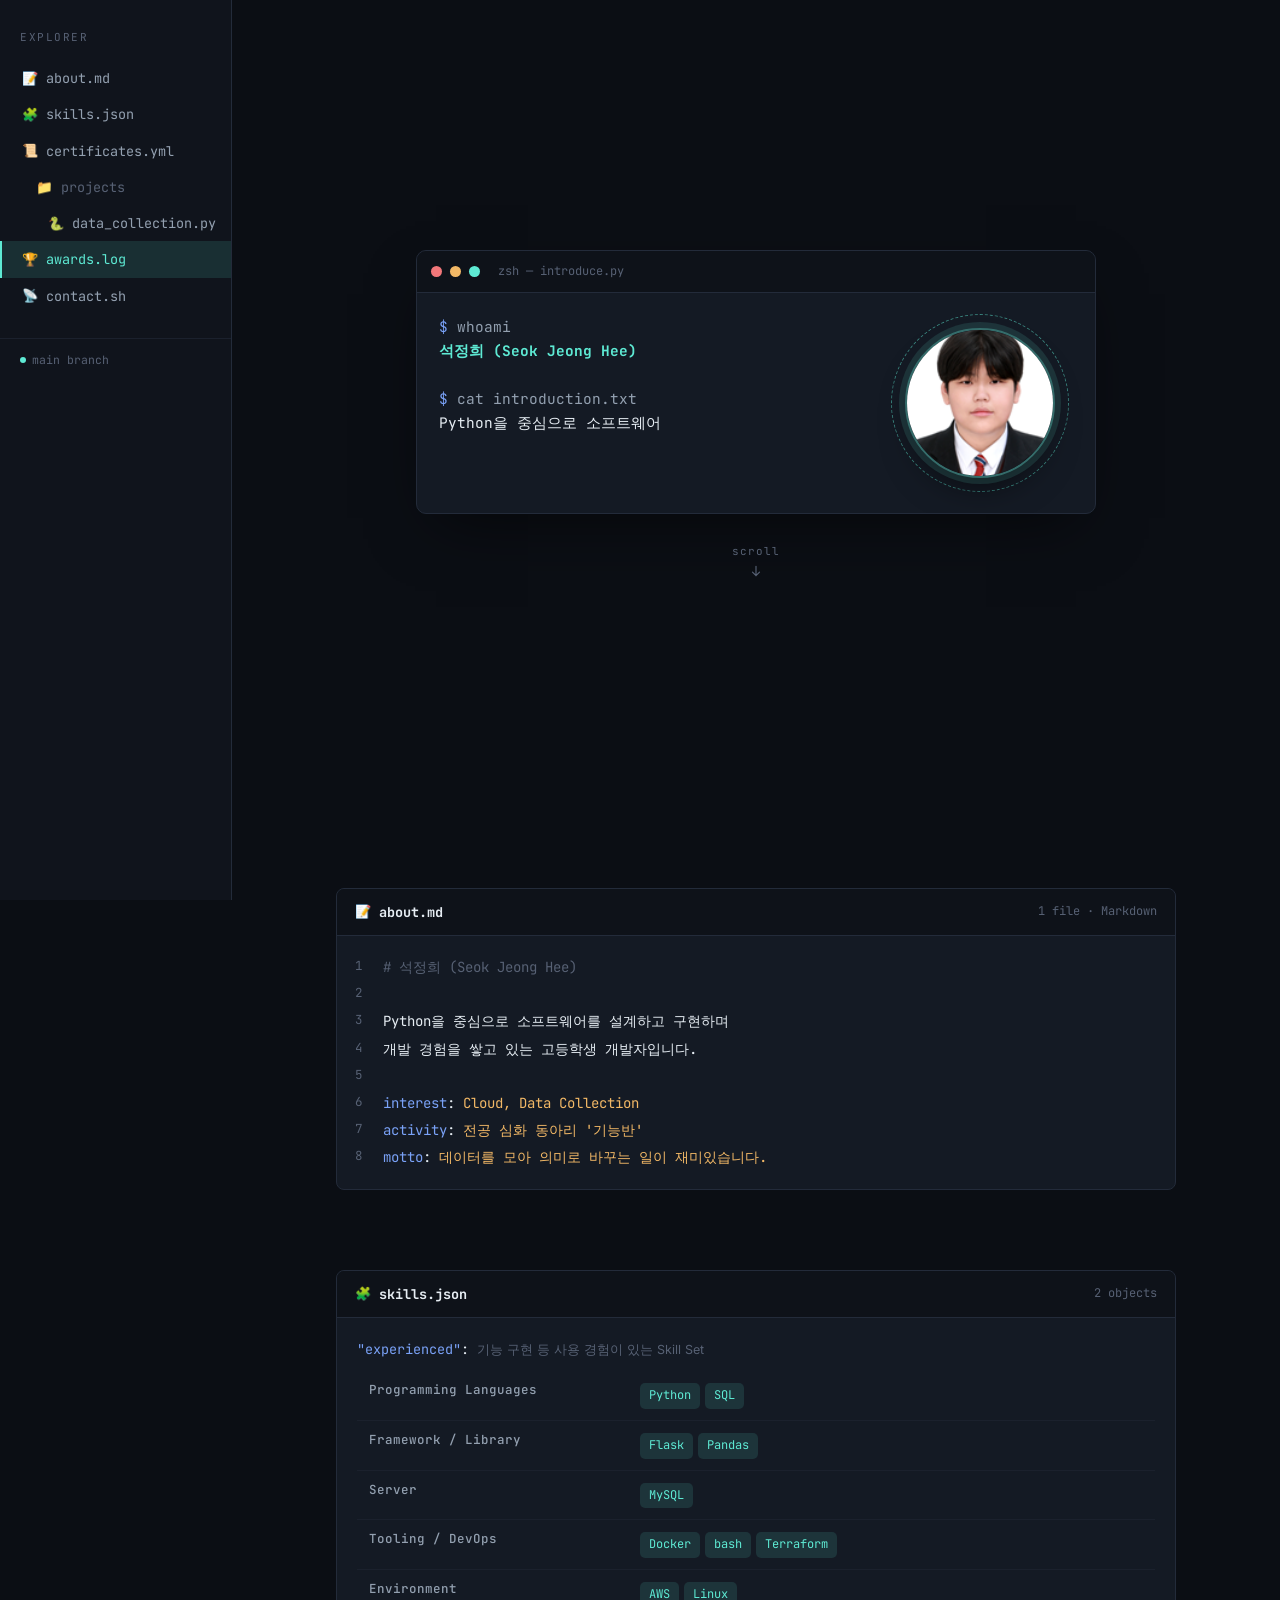
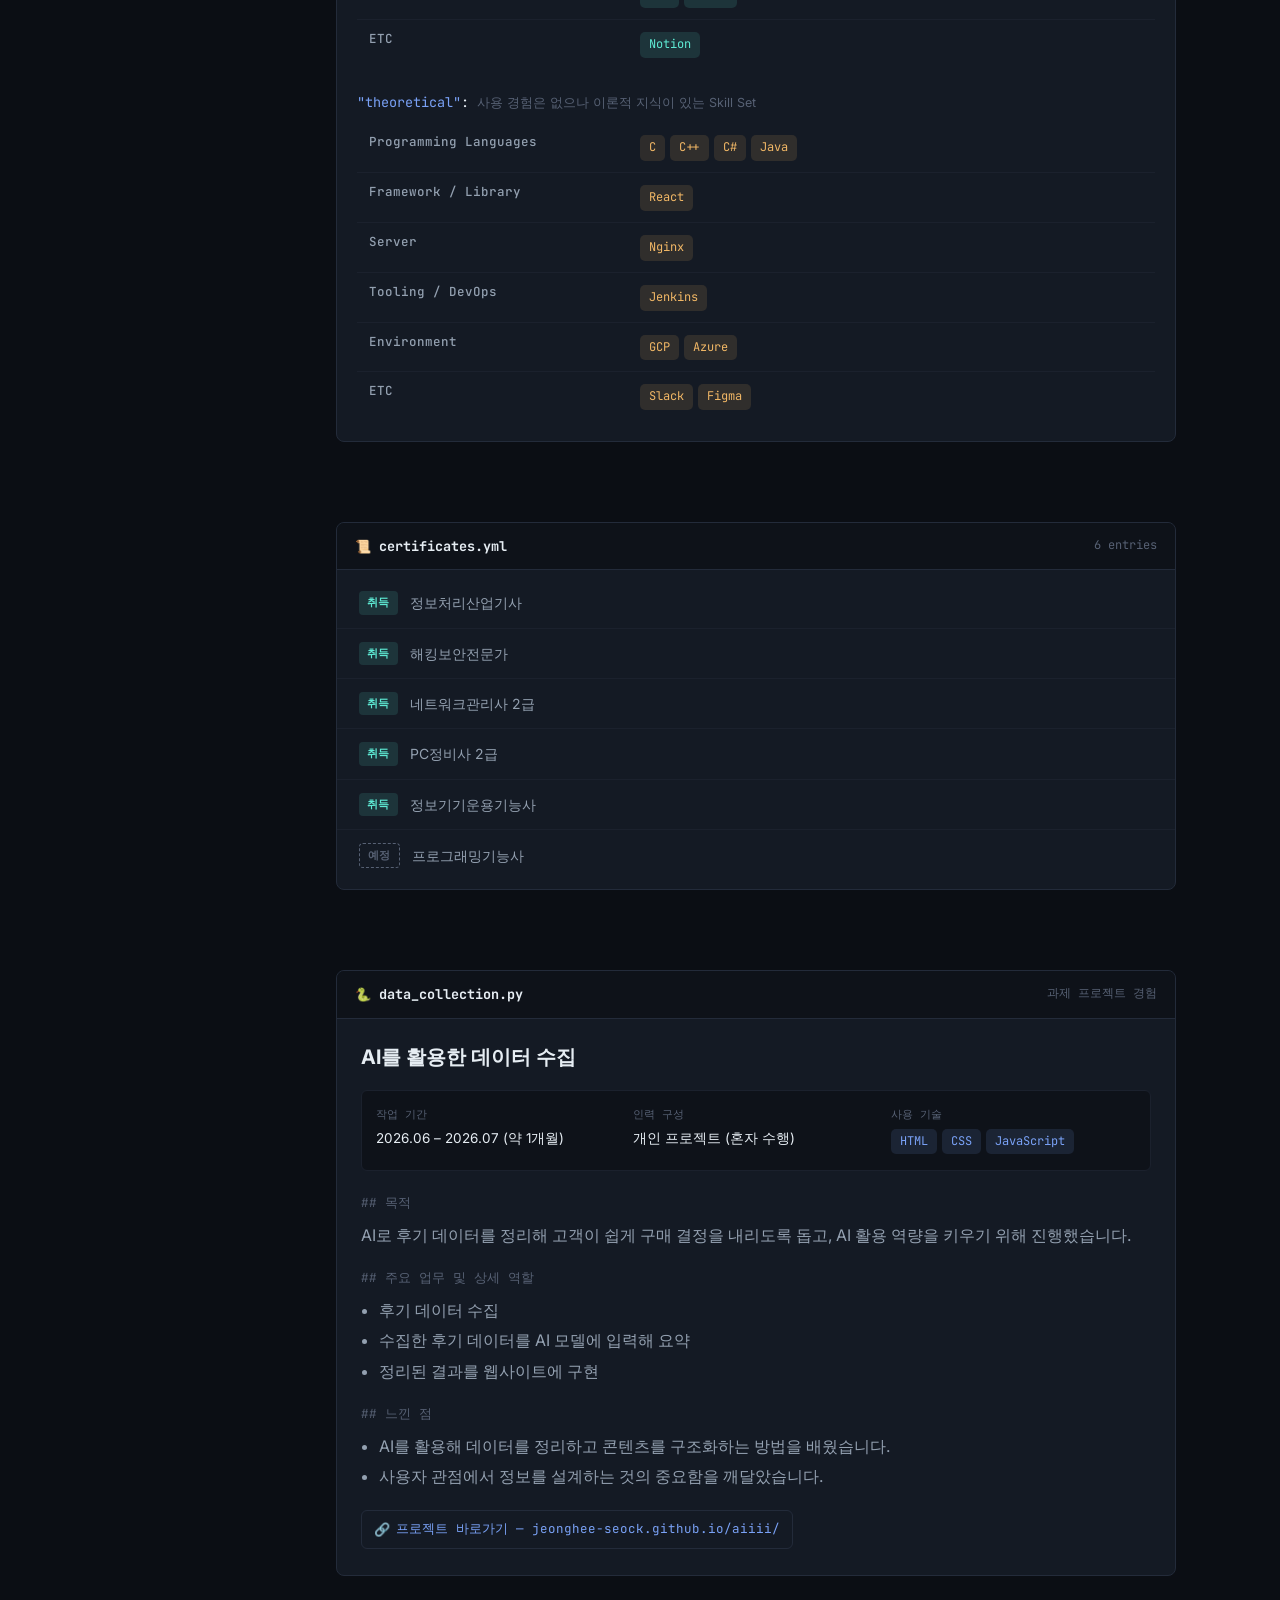
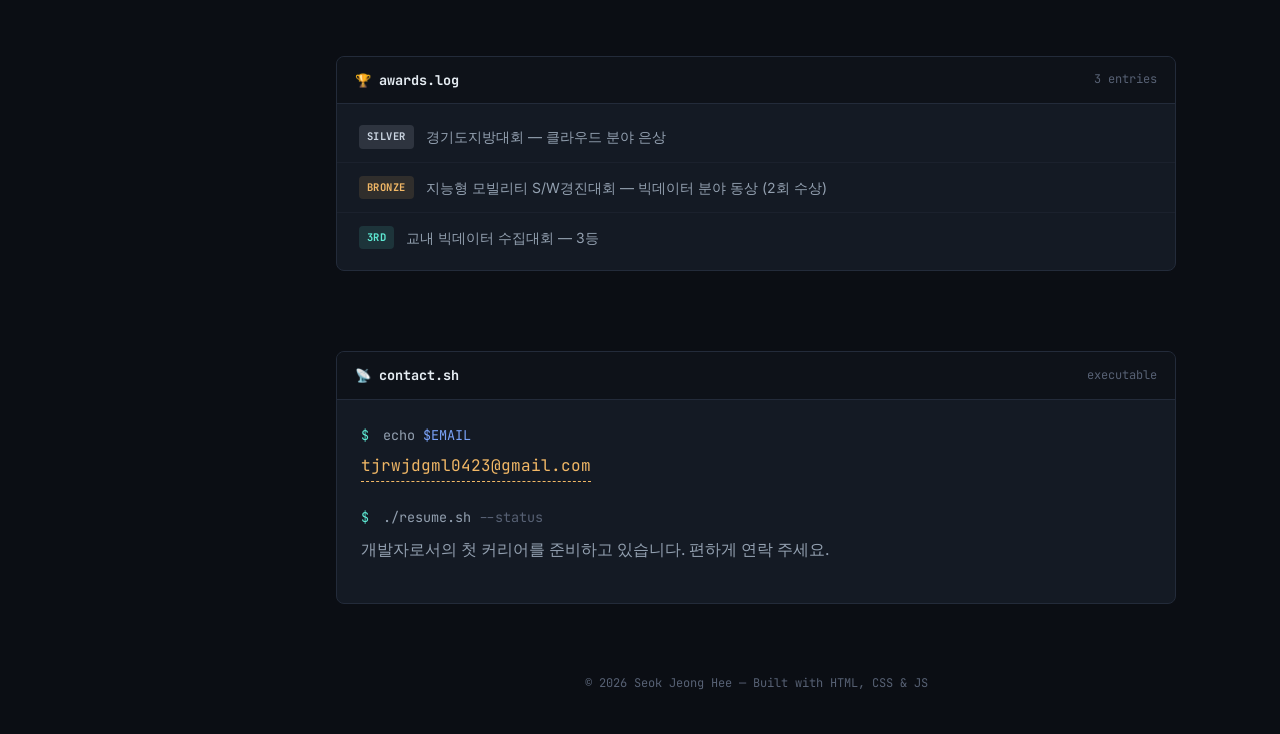
<file: index.html>
<!DOCTYPE html>
<html lang="ko">
<head>
<meta charset="UTF-8">
<meta name="viewport" content="width=device-width, initial-scale=1.0">
<title>석정희 | Portfolio</title>
<meta name="description" content="석정희(Seok Jeong Hee) 개발자 포트폴리오">
<link rel="preconnect" href="https://fonts.googleapis.com">
<link rel="preconnect" href="https://fonts.gstatic.com" crossorigin>
<link href="https://fonts.googleapis.com/css2?family=JetBrains+Mono:wght@400;500;700;800&family=Inter:wght@400;500;600;700&display=swap" rel="stylesheet">
<link rel="stylesheet" href="style.css">
<style>
/* 프로필 사진 (터미널 오른쪽 빈 공간, 원형) */
.terminal-main{display:flex;align-items:center}
.terminal-main .terminal-body{flex:1;min-width:0}
.hero-photo{margin:0 40px 0 8px;flex-shrink:0}
.hero-photo img{display:block;width:150px;height:150px;border-radius:50%;object-fit:cover;object-position:50% 22%;border:2px solid rgba(94,234,212,.4);box-shadow:0 0 0 6px var(--accent-teal-dim),0 18px 36px -14px rgba(0,0,0,.7);filter:saturate(.92)}
.hero-photo{position:relative}
.hero-photo{animation:photo-in .9s cubic-bezier(.2,.8,.2,1) .9s both}
@keyframes photo-in{from{opacity:0;transform:scale(.82);filter:blur(8px)}to{opacity:1;transform:none;filter:none}}
.hero-photo::before{content:"";position:absolute;inset:-14px;border-radius:50%;border:1.5px dashed rgba(94,234,212,.5);animation:ring-spin 24s linear infinite}
@keyframes ring-spin{to{transform:rotate(360deg)}}
@media(prefers-reduced-motion:reduce){.hero-photo,.hero-photo::before{animation:none}}
@media(max-width:880px){.terminal-main{flex-direction:column}.hero-photo{order:-1;margin:24px 0 0}.hero-photo img{width:112px;height:112px}.terminal-main .terminal-body{width:100%}}
</style>
</head>
<body>

<div class="app">

  <nav class="explorer" aria-label="섹션 이동">
    <div class="explorer-title">EXPLORER</div>
    <ul class="file-tree">
      <li><a href="#about" data-target="about"><span class="file-icon">📝</span>about.md</a></li>
      <li><a href="#skills" data-target="skills"><span class="file-icon">🧩</span>skills.json</a></li>
      <li><a href="#certs" data-target="certs"><span class="file-icon">📜</span>certificates.yml</a></li>
      <li class="indent"><span class="folder-sub">📁 projects</span></li>
      <li class="indent-2"><a href="#projects" data-target="projects"><span class="file-icon">🐍</span>data_collection.py</a></li>
      <li><a href="#awards" data-target="awards"><span class="file-icon">🏆</span>awards.log</a></li>
      <li><a href="#contact" data-target="contact"><span class="file-icon">📡</span>contact.sh</a></li>
    </ul>
    <div class="explorer-footer">
      <span class="dot" aria-hidden="true"></span> main branch
    </div>
  </nav>

  <div class="main">

    <div class="tabbar" aria-label="섹션 탭">
      <a class="tab" href="#about" data-target="about">about.md</a>
      <a class="tab" href="#skills" data-target="skills">skills.json</a>
      <a class="tab" href="#certs" data-target="certs">certificates.yml</a>
      <a class="tab" href="#projects" data-target="projects">data_collection.py</a>
      <a class="tab" href="#awards" data-target="awards">awards.log</a>
      <a class="tab" href="#contact" data-target="contact">contact.sh</a>
    </div>

    <header class="hero">
      <div class="terminal" role="img" aria-label="터미널 소개 애니메이션">
        <div class="terminal-bar">
          <span class="dot red"></span><span class="dot yellow"></span><span class="dot green"></span>
          <span class="terminal-path">zsh — introduce.py</span>
        </div>
        <div class="terminal-main">
        <pre class="terminal-body" id="terminalBody"><div><span class="prompt">$</span> whoami</div><div><span class="prompt-out highlight-name">석정희 (Seok Jeong Hee)</span></div><br><div><span class="prompt">$</span> cat introduction.txt</div><div><span class="prompt-out">Python을 중심으로 소프트웨어를 설계하고 구현하며</span></div><div><span class="prompt-out">개발 경험을 쌓고 있는 고등학생 개발자입니다.</span></div><br><div><span class="prompt">$</span> ls interests/</div><div><span class="prompt-out highlight-role">cloud/   data-collection/</span></div><span class="cursor"></span></pre>
        <figure class="hero-photo"><img src="[data-uri]" alt="석정희 증명사진" width="150" height="150"></figure>
        </div>
      </div>
      <a class="scroll-cue" href="#about" aria-label="아래로 스크롤">
        <span>scroll</span>
        <svg width="14" height="14" viewBox="0 0 24 24" fill="none" aria-hidden="true"><path d="M12 4v16m0 0l-6-6m6 6l6-6" stroke="currentColor" stroke-width="2" stroke-linecap="round" stroke-linejoin="round"/></svg>
      </a>
    </header>

    <!-- ===== ABOUT ===== -->
    <section id="about" class="section">
      <div class="code-card">
        <div class="code-card-head">
          <span class="file-icon">📝</span> about.md
          <span class="head-meta">1 file · Markdown</span>
        </div>
        <div class="code-body">
            <div class="line"><span class="ln">1</span><span class="code"><span class="tok-comment"># 석정희 (Seok Jeong Hee)</span></span></div>
            <div class="line"><span class="ln">2</span><span class="code">&nbsp;</span></div>
            <div class="line"><span class="ln">3</span><span class="code">Python을 중심으로 소프트웨어를 설계하고 구현하며</span></div>
            <div class="line"><span class="ln">4</span><span class="code">개발 경험을 쌓고 있는 고등학생 개발자입니다.</span></div>
            <div class="line"><span class="ln">5</span><span class="code">&nbsp;</span></div>
            <div class="line"><span class="ln">6</span><span class="code"><span class="tok-key">interest</span>: <span class="tok-str">Cloud, Data Collection</span></span></div>
            <div class="line"><span class="ln">7</span><span class="code"><span class="tok-key">activity</span>: <span class="tok-str">전공 심화 동아리 '기능반'</span></span></div>
            <div class="line"><span class="ln">8</span><span class="code"><span class="tok-key">motto</span>: <span class="tok-str">데이터를 모아 의미로 바꾸는 일이 재미있습니다.</span></span></div>
          </div>
      </div>
    </section>

    <!-- ===== SKILLS ===== -->
    <section id="skills" class="section">
      <div class="code-card">
        <div class="code-card-head">
          <span class="file-icon">🧩</span> skills.json
          <span class="head-meta">2 objects</span>
        </div>
        <div class="skills-grid">

          <div class="skill-block">
            <div class="skill-block-title"><span class="tok-key">"experienced"</span>: <span class="skill-sub">기능 구현 등 사용 경험이 있는 Skill Set</span></div>
            <table class="skill-table">
              <tbody>
                <tr><th>Programming Languages</th><td><span class="pill pill-teal">Python</span><span class="pill pill-teal">SQL</span></td></tr>
                <tr><th>Framework / Library</th><td><span class="pill pill-teal">Flask</span><span class="pill pill-teal">Pandas</span></td></tr>
                <tr><th>Server</th><td><span class="pill pill-teal">MySQL</span></td></tr>
                <tr><th>Tooling / DevOps</th><td><span class="pill pill-teal">Docker</span><span class="pill pill-teal">bash</span><span class="pill pill-teal">Terraform</span></td></tr>
                <tr><th>Environment</th><td><span class="pill pill-teal">AWS</span><span class="pill pill-teal">Linux</span></td></tr>
                <tr><th>ETC</th><td><span class="pill pill-teal">Notion</span></td></tr>
              </tbody>
            </table>
          </div>

          <div class="skill-block">
            <div class="skill-block-title"><span class="tok-key">"theoretical"</span>: <span class="skill-sub">사용 경험은 없으나 이론적 지식이 있는 Skill Set</span></div>
            <table class="skill-table">
              <tbody>
                <tr><th>Programming Languages</th><td><span class="pill pill-amber">C</span><span class="pill pill-amber">C++</span><span class="pill pill-amber">C#</span><span class="pill pill-amber">Java</span></td></tr>
                <tr><th>Framework / Library</th><td><span class="pill pill-amber">React</span></td></tr>
                <tr><th>Server</th><td><span class="pill pill-amber">Nginx</span></td></tr>
                <tr><th>Tooling / DevOps</th><td><span class="pill pill-amber">Jenkins</span></td></tr>
                <tr><th>Environment</th><td><span class="pill pill-amber">GCP</span><span class="pill pill-amber">Azure</span></td></tr>
                <tr><th>ETC</th><td><span class="pill pill-amber">Slack</span><span class="pill pill-amber">Figma</span></td></tr>
              </tbody>
            </table>
          </div>

        </div>
      </div>
    </section>

    <!-- ===== CERTIFICATES ===== -->
    <section id="certs" class="section">
      <div class="code-card">
        <div class="code-card-head">
          <span class="file-icon">📜</span> certificates.yml
          <span class="head-meta">6 entries</span>
        </div>
        <ul class="log-list">
          <li><span class="log-badge cert">취득</span><span class="log-text">정보처리산업기사</span></li>
          <li><span class="log-badge cert">취득</span><span class="log-text">해킹보안전문가</span></li>
          <li><span class="log-badge cert">취득</span><span class="log-text">네트워크관리사 2급</span></li>
          <li><span class="log-badge cert">취득</span><span class="log-text">PC정비사 2급</span></li>
          <li><span class="log-badge cert">취득</span><span class="log-text">정보기기운용기능사</span></li>
          <li><span class="log-badge pending">예정</span><span class="log-text">프로그래밍기능사</span></li>
        </ul>
      </div>
    </section>

    <!-- ===== PROJECTS ===== -->
    <section id="projects" class="section">
      <div class="code-card">
        <div class="code-card-head">
          <span class="file-icon">🐍</span> data_collection.py
          <span class="head-meta">과제 프로젝트 경험</span>
        </div>
        <div class="project-body">
          <h3 class="project-title">AI를 활용한 데이터 수집</h3>

          <dl class="meta-list">
            <div><dt>작업 기간</dt><dd>2026.06 – 2026.07 (약 1개월)</dd></div>
            <div><dt>인력 구성</dt><dd>개인 프로젝트 (혼자 수행)</dd></div>
            <div><dt>사용 기술</dt><dd><span class="pill pill-blue">HTML</span><span class="pill pill-blue">CSS</span><span class="pill pill-blue">JavaScript</span></dd></div>
          </dl>

          <div class="project-part">
            <span class="tok-comment">## 목적</span>
            <p>AI로 후기 데이터를 정리해 고객이 쉽게 구매 결정을 내리도록 돕고, AI 활용 역량을 키우기 위해 진행했습니다.</p>
          </div>

          <div class="project-part">
            <span class="tok-comment">## 주요 업무 및 상세 역할</span>
            <ul>
              <li>후기 데이터 수집</li>
              <li>수집한 후기 데이터를 AI 모델에 입력해 요약</li>
              <li>정리된 결과를 웹사이트에 구현</li>
            </ul>
          </div>

          <div class="project-part">
            <span class="tok-comment">## 느낀 점</span>
            <ul>
              <li>AI를 활용해 데이터를 정리하고 콘텐츠를 구조화하는 방법을 배웠습니다.</li>
              <li>사용자 관점에서 정보를 설계하는 것의 중요함을 깨달았습니다.</li>
            </ul>
          </div>

          <a class="ref-link" href="https://jeonghee-seock.github.io/aiiii/" target="_blank" rel="noopener noreferrer">
            <span class="file-icon">🔗</span> 프로젝트 바로가기 — jeonghee-seock.github.io/aiiii/
          </a>
        </div>
      </div>
    </section>

    <!-- ===== AWARDS ===== -->
    <section id="awards" class="section">
      <div class="code-card">
        <div class="code-card-head">
          <span class="file-icon">🏆</span> awards.log
          <span class="head-meta">3 entries</span>
        </div>
        <ul class="log-list">
          <li><span class="log-badge silver">SILVER</span><span class="log-text">경기도지방대회 — 클라우드 분야 은상</span></li>
          <li><span class="log-badge bronze">BRONZE</span><span class="log-text">지능형 모빌리티 S/W경진대회 — 빅데이터 분야 동상 (2회 수상)</span></li>
          <li><span class="log-badge rank">3RD</span><span class="log-text">교내 빅데이터 수집대회 — 3등</span></li>
        </ul>
      </div>
    </section>

    <!-- ===== CONTACT ===== -->
    <section id="contact" class="section">
      <div class="code-card">
        <div class="code-card-head">
          <span class="file-icon">📡</span> contact.sh
          <span class="head-meta">executable</span>
        </div>
        <div class="contact-body">
          <div class="shell-line"><span class="prompt">$</span> echo <span class="tok-key">$EMAIL</span></div>
          <a class="contact-value" href="mailto:tjrwjdgml0423@gmail.com">tjrwjdgml0423@gmail.com</a>

          <div class="shell-line" style="margin-top:1.5rem"><span class="prompt">$</span> ./resume.sh <span class="comment-inline">--status</span></div>
          <p class="contact-note">개발자로서의 첫 커리어를 준비하고 있습니다. 편하게 연락 주세요.</p>
        </div>
      </div>
    </section>

    <footer class="footer">
      <span>© 2026 Seok Jeong Hee — Built with HTML, CSS &amp; JS</span>
    </footer>

  </div>
</div>

<script src="script.js"></script>
</body>
</html>
</file>
<file: style.css>
/* =========================================================
   TOKENS
========================================================= */
:root {
  --bg: #0b0e14;
  --bg-elevated: #10141c;
  --bg-card: #141a24;
  --bg-inset: #0e1219;
  --border: #232b3a;
  --border-soft: #1b212d;

  --text-primary: #e6edf3;
  --text-secondary: #93a0b0;
  --text-dim: #576174;

  --accent-teal: #5eead4;
  --accent-teal-dim: rgba(94, 234, 212, 0.12);
  --accent-amber: #f2b866;
  --accent-amber-dim: rgba(242, 184, 102, 0.12);
  --accent-blue: #7aa2f7;
  --accent-blue-dim: rgba(122, 162, 247, 0.12);
  --accent-rose: #f28fad;

  --font-mono: 'JetBrains Mono', 'SFMono-Regular', Consolas, monospace;
  --font-body: 'Inter', -apple-system, BlinkMacSystemFont, 'Apple SD Gothic Neo',
    'Malgun Gothic', sans-serif;

  --radius: 8px;
  --sidebar-w: 232px;
}

* { box-sizing: border-box; }
html { scroll-behavior: smooth; }

@media (prefers-reduced-motion: reduce) {
  html { scroll-behavior: auto; }
  * { animation-duration: 0.01ms !important; animation-iteration-count: 1 !important; transition-duration: 0.01ms !important; }
}

body {
  margin: 0;
  background: var(--bg);
  color: var(--text-primary);
  font-family: var(--font-body);
  line-height: 1.65;
  -webkit-font-smoothing: antialiased;
}

a { color: inherit; text-decoration: none; }
ul { margin: 0; padding: 0; list-style: none; }

:focus-visible {
  outline: 2px solid var(--accent-teal);
  outline-offset: 2px;
  border-radius: 4px;
}

/* =========================================================
   LAYOUT
========================================================= */
.app {
  display: flex;
  min-height: 100vh;
}

.explorer {
  width: var(--sidebar-w);
  flex-shrink: 0;
  background: var(--bg-elevated);
  border-right: 1px solid var(--border);
  padding: 28px 0;
  position: sticky;
  top: 0;
  height: 100vh;
  overflow-y: auto;
}

.explorer-title {
  font-family: var(--font-mono);
  font-size: 11px;
  letter-spacing: 0.14em;
  color: var(--text-dim);
  padding: 0 20px 14px;
}

.file-tree a, .file-tree .folder, .file-tree .folder-sub {
  display: flex;
  align-items: center;
  gap: 8px;
  font-family: var(--font-mono);
  font-size: 13.5px;
  color: var(--text-secondary);
  padding: 7px 20px;
  border-left: 2px solid transparent;
  transition: background 0.15s, color 0.15s, border-color 0.15s;
}

.file-tree .folder { color: var(--text-primary); font-weight: 700; }
.file-tree .folder-sub { padding-left: 34px; color: var(--text-dim); }
.file-tree li.indent-2 a { padding-left: 46px; }

.file-tree a:hover { background: var(--bg-card); color: var(--text-primary); }
.file-tree a.active {
  background: var(--accent-teal-dim);
  color: var(--accent-teal);
  border-left-color: var(--accent-teal);
}

.file-icon { font-size: 13px; }

.explorer-footer {
  margin-top: 24px;
  padding: 12px 20px 0;
  border-top: 1px solid var(--border-soft);
  font-family: var(--font-mono);
  font-size: 11.5px;
  color: var(--text-dim);
  display: flex;
  align-items: center;
  gap: 6px;
}
.dot {
  width: 6px; height: 6px; border-radius: 50%;
  background: var(--accent-teal);
  display: inline-block;
}

.main { flex: 1; min-width: 0; }

/* mobile tab bar (hidden on desktop) */
.tabbar {
  display: none;
  overflow-x: auto;
  gap: 4px;
  padding: 10px 14px;
  background: var(--bg-elevated);
  border-bottom: 1px solid var(--border);
  position: sticky;
  top: 0;
  z-index: 20;
}
.tab {
  flex-shrink: 0;
  font-family: var(--font-mono);
  font-size: 12.5px;
  color: var(--text-secondary);
  padding: 6px 12px;
  border-radius: 6px;
  background: var(--bg-card);
  border: 1px solid var(--border);
  white-space: nowrap;
}
.tab.active { color: var(--accent-teal); border-color: var(--accent-teal); }

/* =========================================================
   HERO / TERMINAL
========================================================= */
.hero {
  min-height: 92vh;
  display: flex;
  flex-direction: column;
  align-items: center;
  justify-content: center;
  padding: 40px 20px;
  gap: 28px;
}

.terminal {
  width: min(680px, 100%);
  background: var(--bg-card);
  border: 1px solid var(--border);
  border-radius: 10px;
  box-shadow: 0 24px 60px -20px rgba(0,0,0,0.6);
  overflow: hidden;
}

.terminal-bar {
  display: flex;
  align-items: center;
  gap: 8px;
  padding: 11px 14px;
  background: var(--bg-inset);
  border-bottom: 1px solid var(--border);
}
.terminal-bar .dot { width: 11px; height: 11px; }
.terminal-bar .dot.red { background: #f2777a; }
.terminal-bar .dot.yellow { background: #f2b866; }
.terminal-bar .dot.green { background: #5eead4; }
.terminal-path {
  margin-left: 10px;
  font-family: var(--font-mono);
  font-size: 12px;
  color: var(--text-dim);
}

.terminal-body {
  margin: 0;
  padding: 22px 22px 26px;
  font-family: var(--font-mono);
  font-size: 14.5px;
  color: var(--text-secondary);
  white-space: pre-wrap;
  word-break: break-word;
  min-height: 220px;
}
.terminal-body .prompt-out { color: var(--text-primary); }
.terminal-body .highlight-name { color: var(--accent-teal); font-weight: 700; }
.terminal-body .highlight-role { color: var(--accent-amber); }
.terminal-body .prompt { color: var(--accent-blue); }

.cursor {
  display: inline-block;
  width: 8px; height: 16px;
  background: var(--accent-teal);
  margin-left: 2px;
  vertical-align: -3px;
  animation: blink 1s steps(1) infinite;
}
@keyframes blink { 50% { opacity: 0; } }

.scroll-cue {
  display: flex;
  flex-direction: column;
  align-items: center;
  gap: 4px;
  font-family: var(--font-mono);
  font-size: 11px;
  letter-spacing: 0.1em;
  color: var(--text-dim);
  animation: floaty 2.2s ease-in-out infinite;
}
@keyframes floaty {
  0%, 100% { transform: translateY(0); }
  50% { transform: translateY(6px); }
}

/* =========================================================
   SECTIONS / CODE CARD
========================================================= */
.section {
  padding: 60px 40px 20px;
  max-width: 920px;
  margin: 0 auto;
  scroll-margin-top: 24px;
}

.code-card {
  background: var(--bg-card);
  border: 1px solid var(--border);
  border-radius: var(--radius);
  overflow: hidden;
}

.code-card-head {
  display: flex;
  align-items: center;
  gap: 8px;
  padding: 12px 18px;
  background: var(--bg-inset);
  border-bottom: 1px solid var(--border);
  font-family: var(--font-mono);
  font-weight: 700;
  font-size: 13.5px;
}
.head-meta {
  margin-left: auto;
  font-weight: 400;
  color: var(--text-dim);
  font-size: 12px;
}

.code-body { padding: 18px 0; }
.line { display: flex; padding: 2px 18px; }
.ln {
  width: 28px;
  flex-shrink: 0;
  color: var(--text-dim);
  font-family: var(--font-mono);
  font-size: 12.5px;
  user-select: none;
}
.code {
  font-family: var(--font-mono);
  font-size: 14px;
  color: var(--text-primary);
}
.tok-comment { color: var(--text-dim); }
.tok-key { color: var(--accent-blue); }
.tok-str { color: var(--accent-amber); }

/* =========================================================
   SKILLS
========================================================= */
.skills-grid {
  display: grid;
  grid-template-columns: 1fr;
  gap: 22px;
  padding: 20px;
}
.skill-block-title {
  font-family: var(--font-mono);
  font-size: 13.5px;
  margin-bottom: 10px;
}
.skill-sub {
  color: var(--text-dim);
  font-family: var(--font-body);
  font-size: 12.5px;
}
.skill-table { width: 100%; border-collapse: collapse; }
.skill-table th, .skill-table td {
  text-align: left;
  padding: 9px 12px;
  border-bottom: 1px solid var(--border-soft);
  vertical-align: top;
}
.skill-table th {
  width: 34%;
  font-family: var(--font-mono);
  font-weight: 500;
  font-size: 12.5px;
  color: var(--text-secondary);
}
.skill-table tr:last-child th, .skill-table tr:last-child td { border-bottom: none; }

.pill {
  display: inline-block;
  font-family: var(--font-mono);
  font-size: 12px;
  padding: 3px 9px;
  border-radius: 5px;
  margin: 2px 5px 2px 0;
}
.pill-teal { background: var(--accent-teal-dim); color: var(--accent-teal); }
.pill-amber { background: var(--accent-amber-dim); color: var(--accent-amber); }
.pill-blue { background: var(--accent-blue-dim); color: var(--accent-blue); }

/* =========================================================
   PROJECTS
========================================================= */
.project-body { padding: 22px 24px 26px; }
.project-title {
  margin: 0 0 16px;
  font-size: 20px;
  font-weight: 700;
}
.meta-list {
  display: grid;
  grid-template-columns: repeat(3, 1fr);
  gap: 12px;
  margin: 0 0 22px;
  padding: 14px;
  background: var(--bg-inset);
  border: 1px solid var(--border-soft);
  border-radius: 6px;
}
.meta-list dt {
  font-family: var(--font-mono);
  font-size: 11px;
  color: var(--text-dim);
  margin-bottom: 4px;
}
.meta-list dd { margin: 0; font-size: 13.5px; word-break: keep-all; overflow-wrap: break-word; }

.project-part { margin-bottom: 20px; }
.project-part .tok-comment {
  display: block;
  font-family: var(--font-mono);
  font-size: 12.5px;
  margin-bottom: 8px;
}
.project-part p { margin: 0; color: var(--text-secondary); }
.project-part ul { padding-left: 18px; }
.project-part li {
  list-style: disc;
  color: var(--text-secondary);
  margin-bottom: 4px;
}

.ref-link {
  display: inline-flex;
  align-items: center;
  gap: 6px;
  font-family: var(--font-mono);
  font-size: 12.5px;
  color: var(--accent-blue);
  padding: 8px 12px;
  border: 1px solid var(--border);
  border-radius: 6px;
  transition: border-color 0.15s, background 0.15s;
}
.ref-link:hover { border-color: var(--accent-blue); background: var(--accent-blue-dim); }

/* =========================================================
   AWARDS
========================================================= */
.log-list { padding: 8px 0; }
.log-list li {
  display: flex;
  align-items: center;
  gap: 12px;
  padding: 13px 22px;
  border-bottom: 1px solid var(--border-soft);
  font-size: 14px;
}
.log-list li:last-child { border-bottom: none; }
.log-badge {
  font-family: var(--font-mono);
  font-size: 10.5px;
  font-weight: 700;
  padding: 3px 8px;
  border-radius: 4px;
  flex-shrink: 0;
  letter-spacing: 0.04em;
}
.log-badge.silver { background: rgba(203, 213, 225, 0.14); color: #cbd5e1; }
.log-badge.bronze { background: var(--accent-amber-dim); color: var(--accent-amber); }
.log-badge.rank { background: var(--accent-teal-dim); color: var(--accent-teal); }
.log-badge.cert { background: var(--accent-teal-dim); color: var(--accent-teal); }
.log-badge.pending { background: transparent; color: var(--text-dim); border: 1px dashed var(--text-dim); }
.log-text { color: var(--text-secondary); }

/* =========================================================
   CONTACT
========================================================= */
.contact-body { padding: 24px; }
.shell-line {
  font-family: var(--font-mono);
  font-size: 13.5px;
  color: var(--text-secondary);
  margin-bottom: 6px;
}
.shell-line .prompt { color: var(--accent-teal); margin-right: 6px; }
.comment-inline { color: var(--text-dim); }
.contact-value {
  display: inline-block;
  font-family: var(--font-mono);
  font-size: 16px;
  color: var(--accent-amber);
  border-bottom: 1px dashed var(--accent-amber);
  padding-bottom: 2px;
}
.contact-value:hover { color: var(--accent-teal); border-color: var(--accent-teal); }
.edit-note { font-family: var(--font-body); font-size: 11px; color: var(--text-dim); }
.contact-note { color: var(--text-secondary); margin-top: 8px; max-width: 480px; }

/* =========================================================
   FOOTER
========================================================= */
.footer {
  text-align: center;
  padding: 50px 20px 40px;
  font-family: var(--font-mono);
  font-size: 12px;
  color: var(--text-dim);
}

/* =========================================================
   RESPONSIVE
========================================================= */
@media (max-width: 880px) {
  .explorer { display: none; }
  .tabbar { display: flex; }
  .section { padding: 44px 18px 10px; }
  .meta-list { grid-template-columns: 1fr; }
  .hero { min-height: auto; padding: 60px 16px 40px; }
  .terminal-body { font-size: 13px; }
}
</file>
